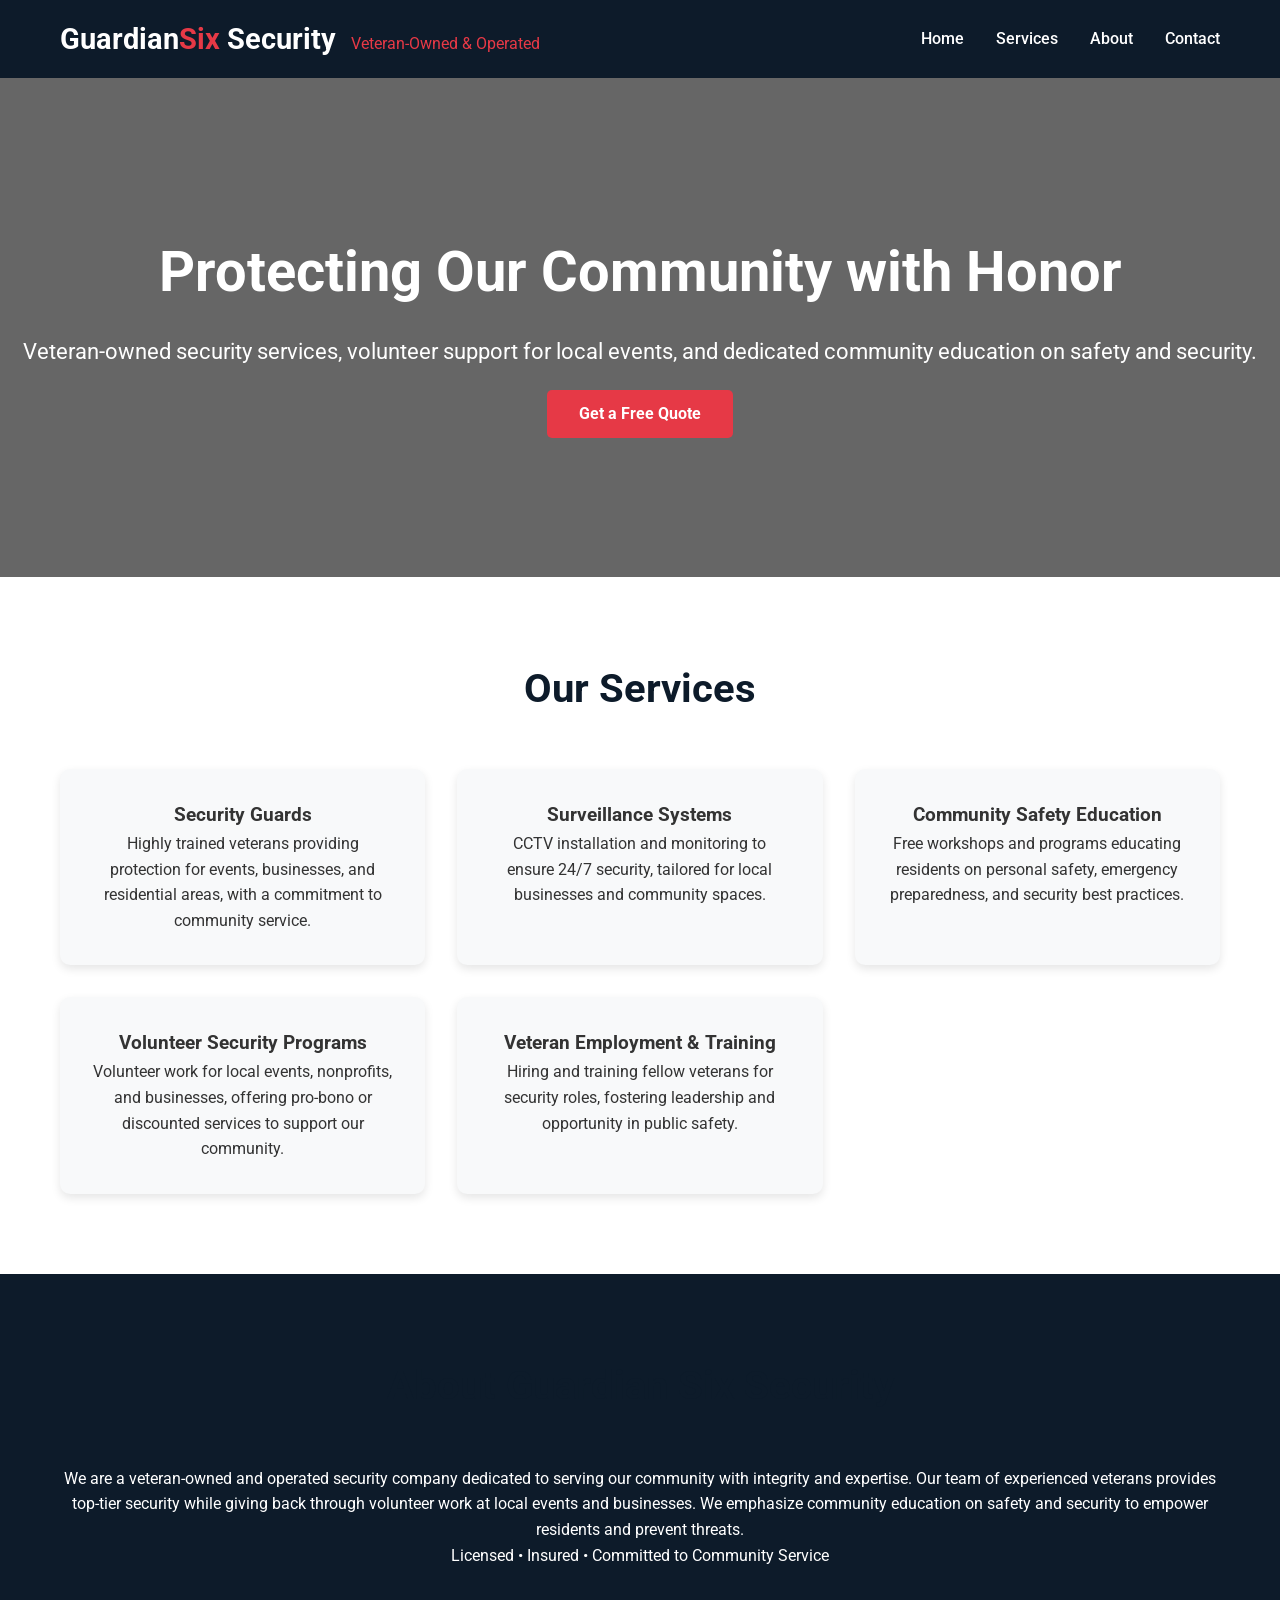
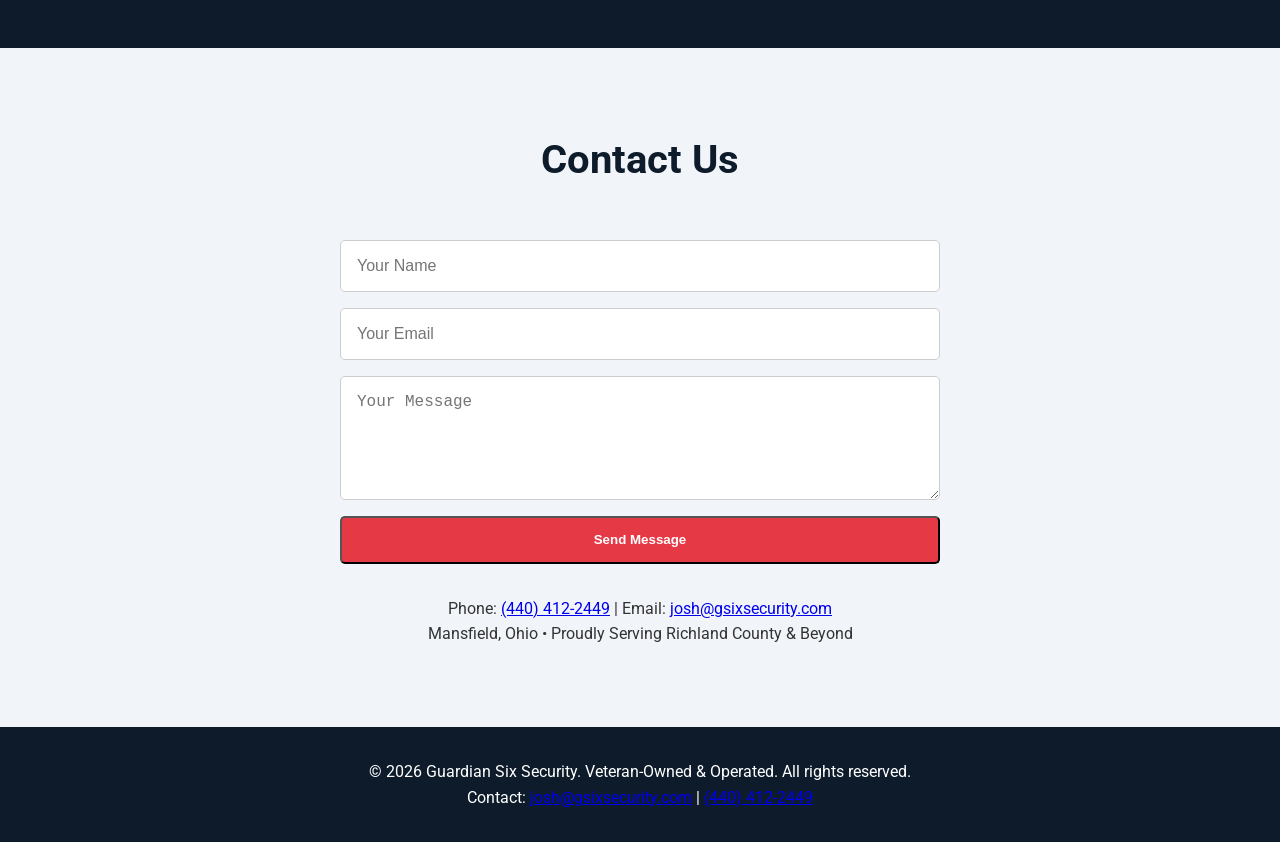
<file: index.html>
<!DOCTYPE html>
<html lang="en">
<head>
  <meta charset="UTF-8" />
  <meta name="viewport" content="width=device-width, initial-scale=1.0"/>
  <title>Guardian Six Security - Veteran-Owned Security Services</title>
  <meta name="description" content="Veteran-owned and operated security solutions, volunteer services for local events, and community education on safety and security.">
  <link rel="stylesheet" href="styles.css"/>
  <!-- Google Fonts (optional - remove if you prefer system fonts) -->
  <link href="https://fonts.googleapis.com/css2?family=Roboto:wght@400;700&display=swap" rel="stylesheet">
</head>
<body>

  <!-- Header / Navbar -->
  <header>
    <div class="container">
      <div class="logo">Guardian<span>Six</span> Security <span class="veteran-tag">Veteran-Owned & Operated</span></div>
      <nav id="main-nav">
        <ul>
          <li><a href="#home">Home</a></li>
          <li><a href="#services">Services</a></li>
          <li><a href="#about">About</a></li>
          <li><a href="#contact">Contact</a></li>
        </ul>
      </nav>
      <button class="menu-toggle" aria-label="Toggle menu">☰</button>
    </div>
  </header>

  <!-- Hero Section -->
  <section id="home" class="hero">
    <div class="hero-content">
      <h1>Protecting Our Community with Honor</h1>
      <p>Veteran-owned security services, volunteer support for local events, and dedicated community education on safety and security.</p>
      <a href="#contact" class="btn">Get a Free Quote</a>
    </div>
  </section>

  <!-- Services Section -->
  <section id="services" class="section">
    <div class="container">
      <h2>Our Services</h2>
      <div class="services-grid">
        <div class="service-card">
          <h3>Security Guards</h3>
          <p>Highly trained veterans providing protection for events, businesses, and residential areas, with a commitment to community service.</p>
        </div>
        <div class="service-card">
          <h3>Surveillance Systems</h3>
          <p>CCTV installation and monitoring to ensure 24/7 security, tailored for local businesses and community spaces.</p>
        </div>
        <div class="service-card">
          <h3>Community Safety Education</h3>
          <p>Free workshops and programs educating residents on personal safety, emergency preparedness, and security best practices.</p>
        </div>
        <div class="service-card">
          <h3>Volunteer Security Programs</h3>
          <p>Volunteer work for local events, nonprofits, and businesses, offering pro-bono or discounted services to support our community.</p>
        </div>
        <div class="service-card">
          <h3>Veteran Employment & Training</h3>
          <p>Hiring and training fellow veterans for security roles, fostering leadership and opportunity in public safety.</p>
        </div>
      </div>
    </div>
  </section>

  <!-- About Section -->
  <section id="about" class="section about">
    <div class="container">
      <h2>About Guardian Six Security</h2>
      <p>We are a veteran-owned and operated security company dedicated to serving our community with integrity and expertise. Our team of experienced veterans provides top-tier security while giving back through volunteer work at local events and businesses. We emphasize community education on safety and security to empower residents and prevent threats.</p>
      <p>Licensed • Insured • Committed to Community Service</p>
    </div>
  </section>

  <!-- Contact Section -->
  <section id="contact" class="section contact">
    <div class="container">
      <h2>Contact Us</h2>
      <form id="contact-form">
        <input type="text" placeholder="Your Name" required/>
        <input type="email" placeholder="Your Email" required/>
        <textarea placeholder="Your Message" rows="5" required></textarea>
        <button type="submit" class="btn">Send Message</button>
      </form>
      <p>Phone: <a href="tel:+14404122449">(440) 412-2449</a> | Email: <a href="mailto:josh@gsixsecurity.com">josh@gsixsecurity.com</a></p>
      <p>Mansfield, Ohio • Proudly Serving Richland County & Beyond</p>
    </div>
  </section>

  <!-- Footer -->
  <footer>
    <div class="container">
      <p>&copy; 2026 Guardian Six Security. Veteran-Owned & Operated. All rights reserved.</p>
      <p>Contact: <a href="mailto:josh@gsixsecurity.com">josh@gsixsecurity.com</a> | <a href="tel:+14404122449">(440) 412-2449</a></p>
    </div>
  </footer>

  <script>
    // Mobile menu toggle
    const toggle = document.querySelector('.menu-toggle');
    const nav = document.getElementById('main-nav');

    toggle.addEventListener('click', () => {
      nav.classList.toggle('active');
    });

    // Optional: Basic form "submission" alert (replace with real backend later)
    document.getElementById('contact-form').addEventListener('submit', (e) => {
      e.preventDefault();
      alert('Thank you! Your message has been sent. (This is a demo – add real backend integration.)');
      e.target.reset();
    });
  </script>
</body>
</html>
</file>
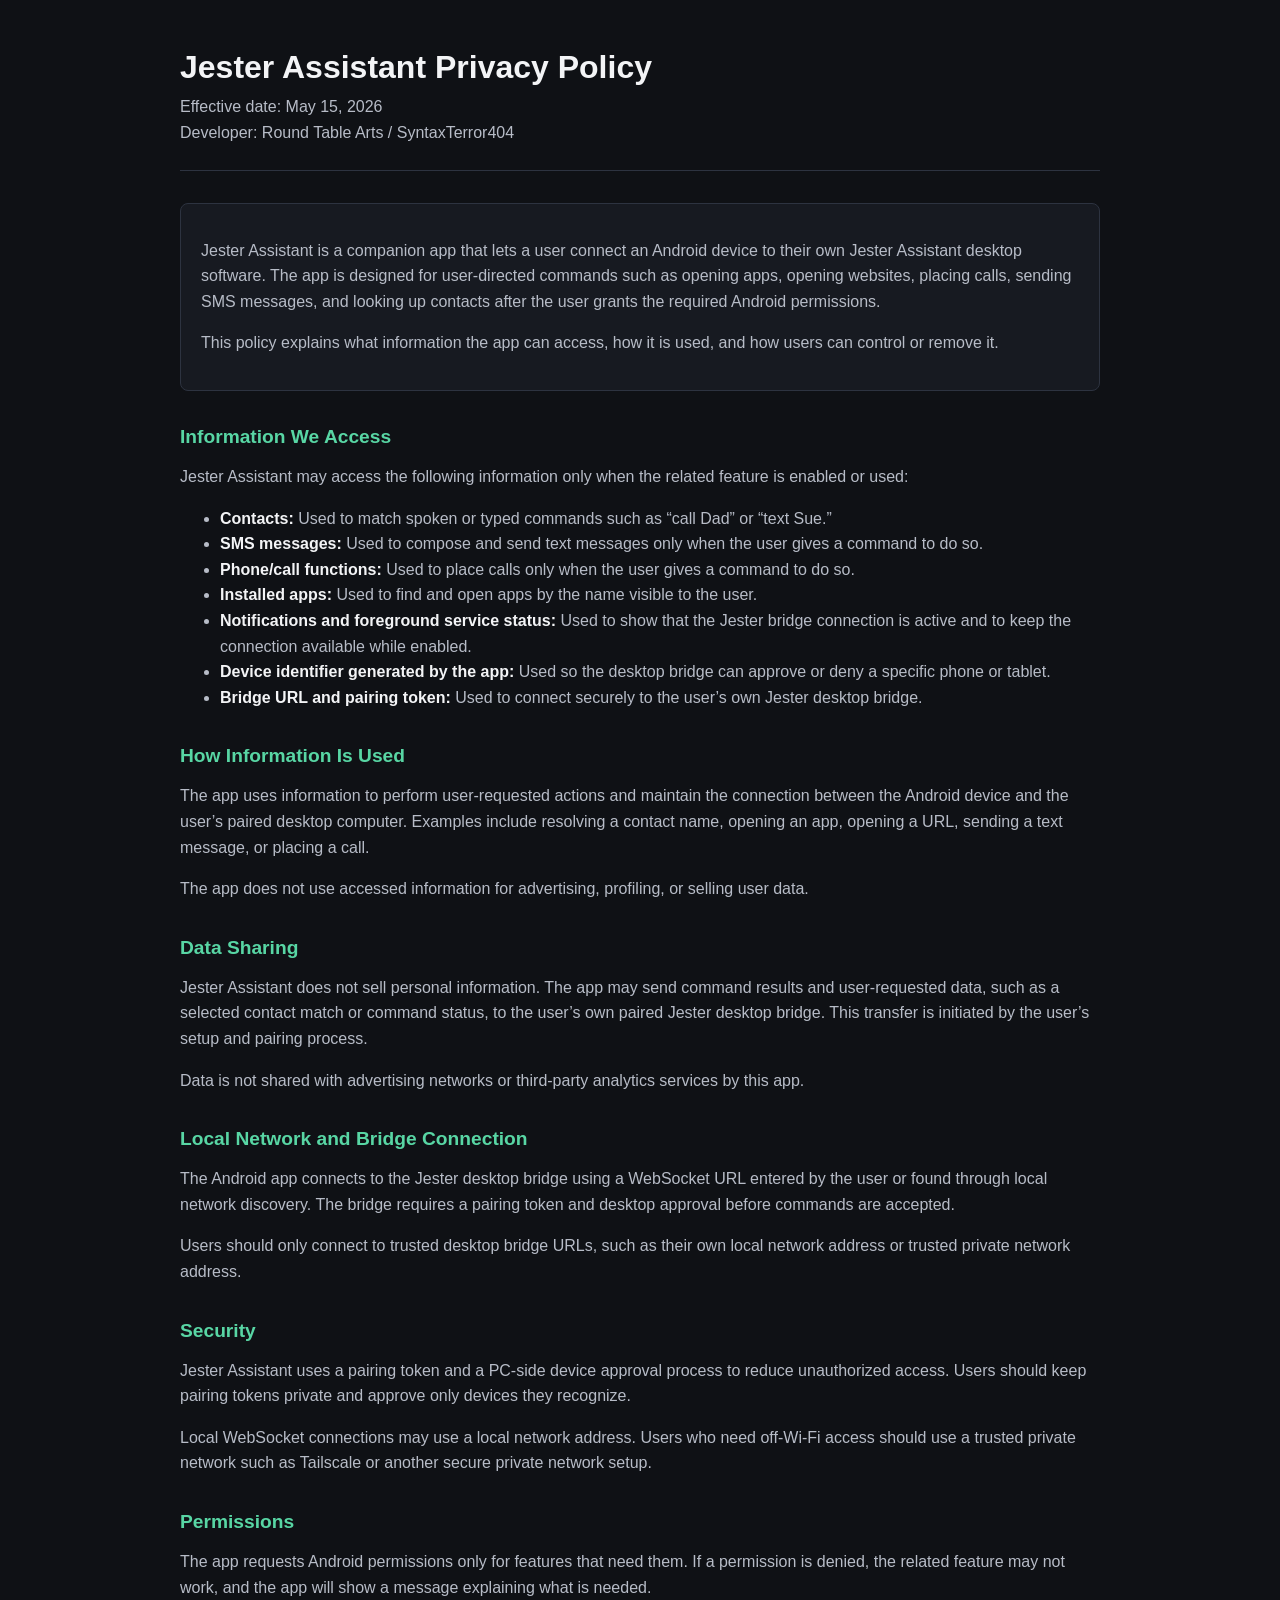
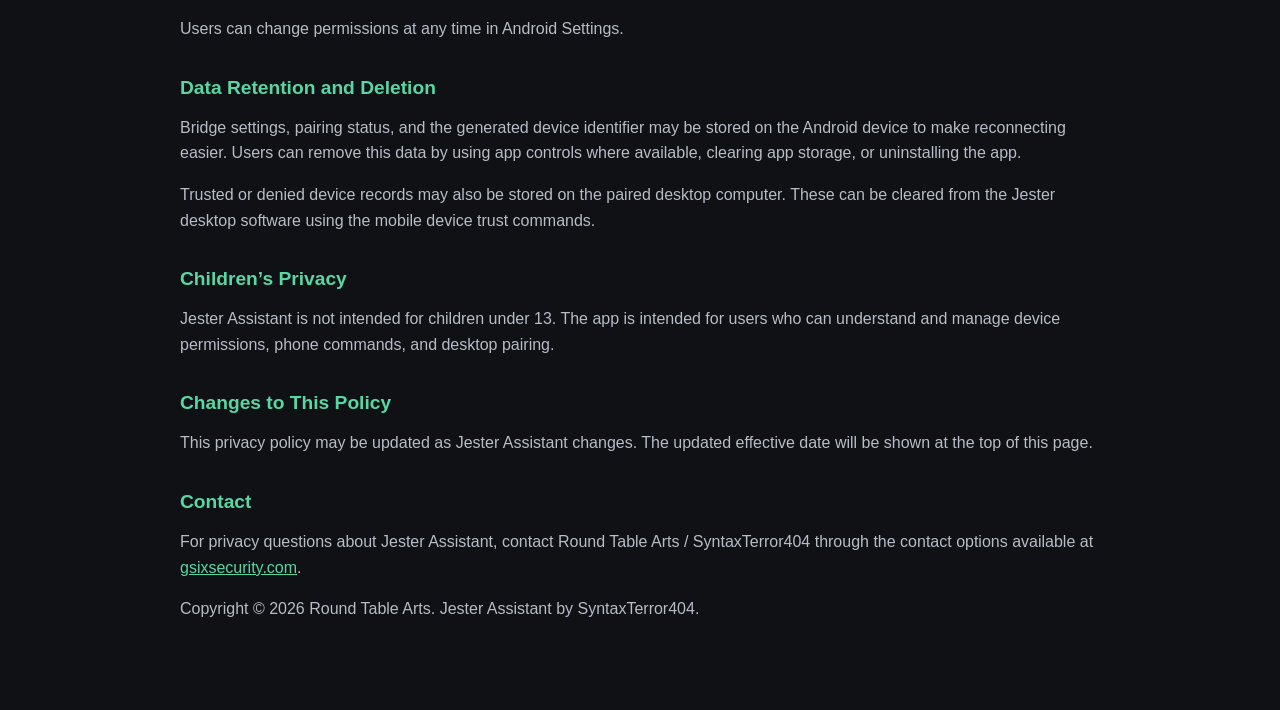
<file: jester-assistant-privacy-policy.html>
<!doctype html>
<html lang="en">
<head>
  <meta charset="utf-8">
  <meta name="viewport" content="width=device-width, initial-scale=1">
  <title>Jester Assistant Privacy Policy</title>
  <meta name="description" content="Privacy Policy for Jester Assistant by Round Table Arts.">
  <style>
    :root {
      color-scheme: light dark;
      --bg: #0f1115;
      --panel: #171a21;
      --text: #f3f4f6;
      --muted: #b7bcc7;
      --accent: #58d6a4;
      --border: #2d3340;
    }
    body {
      margin: 0;
      font-family: Arial, Helvetica, sans-serif;
      line-height: 1.6;
      background: var(--bg);
      color: var(--text);
    }
    main {
      max-width: 920px;
      margin: 0 auto;
      padding: 48px 22px 72px;
    }
    header {
      border-bottom: 1px solid var(--border);
      margin-bottom: 32px;
      padding-bottom: 24px;
    }
    h1, h2 {
      line-height: 1.2;
    }
    h1 {
      margin: 0 0 8px;
      font-size: 2rem;
    }
    h2 {
      margin-top: 34px;
      color: var(--accent);
      font-size: 1.2rem;
    }
    p, li {
      color: var(--muted);
    }
    strong {
      color: var(--text);
    }
    .meta {
      color: var(--muted);
      margin: 0;
    }
    .card {
      background: var(--panel);
      border: 1px solid var(--border);
      border-radius: 8px;
      padding: 18px 20px;
      margin: 22px 0;
    }
    a { color: var(--accent); }
  </style>
</head>
<body>
  <main>
    <header>
      <h1>Jester Assistant Privacy Policy</h1>
      <p class="meta">Effective date: May 15, 2026</p>
      <p class="meta">Developer: Round Table Arts / SyntaxTerror404</p>
    </header>

    <section class="card">
      <p>
        Jester Assistant is a companion app that lets a user connect an Android device to their own Jester Assistant desktop software. The app is designed for user-directed commands such as opening apps, opening websites, placing calls, sending SMS messages, and looking up contacts after the user grants the required Android permissions.
      </p>
      <p>
        This policy explains what information the app can access, how it is used, and how users can control or remove it.
      </p>
    </section>

    <h2>Information We Access</h2>
    <p>Jester Assistant may access the following information only when the related feature is enabled or used:</p>
    <ul>
      <li><strong>Contacts:</strong> Used to match spoken or typed commands such as “call Dad” or “text Sue.”</li>
      <li><strong>SMS messages:</strong> Used to compose and send text messages only when the user gives a command to do so.</li>
      <li><strong>Phone/call functions:</strong> Used to place calls only when the user gives a command to do so.</li>
      <li><strong>Installed apps:</strong> Used to find and open apps by the name visible to the user.</li>
      <li><strong>Notifications and foreground service status:</strong> Used to show that the Jester bridge connection is active and to keep the connection available while enabled.</li>
      <li><strong>Device identifier generated by the app:</strong> Used so the desktop bridge can approve or deny a specific phone or tablet.</li>
      <li><strong>Bridge URL and pairing token:</strong> Used to connect securely to the user’s own Jester desktop bridge.</li>
    </ul>

    <h2>How Information Is Used</h2>
    <p>The app uses information to perform user-requested actions and maintain the connection between the Android device and the user’s paired desktop computer. Examples include resolving a contact name, opening an app, opening a URL, sending a text message, or placing a call.</p>
    <p>The app does not use accessed information for advertising, profiling, or selling user data.</p>

    <h2>Data Sharing</h2>
    <p>Jester Assistant does not sell personal information. The app may send command results and user-requested data, such as a selected contact match or command status, to the user’s own paired Jester desktop bridge. This transfer is initiated by the user’s setup and pairing process.</p>
    <p>Data is not shared with advertising networks or third-party analytics services by this app.</p>

    <h2>Local Network and Bridge Connection</h2>
    <p>The Android app connects to the Jester desktop bridge using a WebSocket URL entered by the user or found through local network discovery. The bridge requires a pairing token and desktop approval before commands are accepted.</p>
    <p>Users should only connect to trusted desktop bridge URLs, such as their own local network address or trusted private network address.</p>

    <h2>Security</h2>
    <p>Jester Assistant uses a pairing token and a PC-side device approval process to reduce unauthorized access. Users should keep pairing tokens private and approve only devices they recognize.</p>
    <p>Local WebSocket connections may use a local network address. Users who need off-Wi-Fi access should use a trusted private network such as Tailscale or another secure private network setup.</p>

    <h2>Permissions</h2>
    <p>The app requests Android permissions only for features that need them. If a permission is denied, the related feature may not work, and the app will show a message explaining what is needed.</p>
    <p>Users can change permissions at any time in Android Settings.</p>

    <h2>Data Retention and Deletion</h2>
    <p>Bridge settings, pairing status, and the generated device identifier may be stored on the Android device to make reconnecting easier. Users can remove this data by using app controls where available, clearing app storage, or uninstalling the app.</p>
    <p>Trusted or denied device records may also be stored on the paired desktop computer. These can be cleared from the Jester desktop software using the mobile device trust commands.</p>

    <h2>Children’s Privacy</h2>
    <p>Jester Assistant is not intended for children under 13. The app is intended for users who can understand and manage device permissions, phone commands, and desktop pairing.</p>

    <h2>Changes to This Policy</h2>
    <p>This privacy policy may be updated as Jester Assistant changes. The updated effective date will be shown at the top of this page.</p>

    <h2>Contact</h2>
    <p>For privacy questions about Jester Assistant, contact Round Table Arts / SyntaxTerror404 through the contact options available at <a href="https://gsixsecurity.com">gsixsecurity.com</a>.</p>

    <footer>
      <p>Copyright © 2026 Round Table Arts. Jester Assistant by SyntaxTerror404.</p>
    </footer>
  </main>
</body>
</html>
</file>
<file: styles.css>
* {
  margin: 0;
  padding: 0;
  box-sizing: border-box;
}

body {
  font-family: 'Roboto', Arial, sans-serif;
  line-height: 1.6;
  color: #333;
}

.container {
  max-width: 1200px;
  margin: 0 auto;
  padding: 0 20px;
}

/* Header */
header {
  background: #0d1b2a;
  color: white;
  padding: 1rem 0;
  position: sticky;
  top: 0;
  z-index: 100;
}

header .container {
  display: flex;
  justify-content: space-between;
  align-items: center;
}

.logo {
  font-size: 1.8rem;
  font-weight: bold;
}

.logo span {
  color: #e63946;
}

.veteran-tag {
  font-size: 1rem;
  font-weight: normal;
  color: #ffd700; /* Gold for veteran emphasis */
  margin-left: 0.5rem;
}

nav ul {
  display: flex;
  list-style: none;
}

nav li {
  margin-left: 2rem;
}

nav a {
  color: white;
  text-decoration: none;
  font-weight: 500;
}

nav a:hover {
  color: #e63946;
}

.menu-toggle {
  display: none;
  background: none;
  border: none;
  color: white;
  font-size: 1.8rem;
  cursor: pointer;
}

/* Hero */
.hero {
  background: linear-gradient(rgba(0,0,0,0.6), rgba(0,0,0,0.6)), url('https://images.unsplash.com/photo-1564507592333-cda0c1d056b9?ixlib=rb-4.0.3&auto=format&fit=crop&w=1920&q=80') center/cover no-repeat;
  color: white;
  text-align: center;
  padding: 150px 20px;
}

.hero h1 {
  font-size: 3.5rem;
  margin-bottom: 1rem;
}

.hero p {
  font-size: 1.4rem;
  margin-bottom: 2rem;
}

.btn {
  background: #e63946;
  color: white;
  padding: 0.9rem 2rem;
  text-decoration: none;
  border-radius: 5px;
  font-weight: bold;
  transition: background 0.3s;
}

.btn:hover {
  background: #b32d38;
}

/* Sections */
.section {
  padding: 80px 0;
}

h2 {
  text-align: center;
  margin-bottom: 3rem;
  font-size: 2.5rem;
  color: #0d1b2a;
}

.services-grid {
  display: grid;
  grid-template-columns: repeat(auto-fit, minmax(280px, 1fr));
  gap: 2rem;
}

.service-card {
  background: #f8f9fa;
  padding: 2rem;
  border-radius: 10px;
  text-align: center;
  box-shadow: 0 4px 10px rgba(0,0,0,0.1);
  transition: transform 0.3s;
}

.service-card:hover {
  transform: translateY(-10px);
}

.about {
  background: #0d1b2a;
  color: white;
  text-align: center;
}

.contact {
  background: #f1f5f9;
  text-align: center;
}

form {
  max-width: 600px;
  margin: 0 auto 2rem;
  display: flex;
  flex-direction: column;
  gap: 1rem;
}

input, textarea {
  padding: 1rem;
  border: 1px solid #ccc;
  border-radius: 5px;
  font-size: 1rem;
}

footer {
  background: #0d1b2a;
  color: white;
  text-align: center;
  padding: 2rem 0;
}

/* Responsive */
@media (max-width: 768px) {
  nav ul {
    display: none;
    flex-direction: column;
    position: absolute;
    top: 70px;
    left: 0;
    width: 100%;
    background: #0d1b2a;
    padding: 1rem 0;
  }

  nav ul.active {
    display: flex;
  }

  nav li {
    margin: 1rem 0;
    text-align: center;
  }

  .menu-toggle {
    display: block;
  }

  .hero h1 {
    font-size: 2.5rem;
  }

  .hero {
    padding: 100px 20px;
  }

  .logo {
    font-size: 1.5rem;
  }

  .veteran-tag {
    font-size: 0.9rem;
  }
}
</file>
